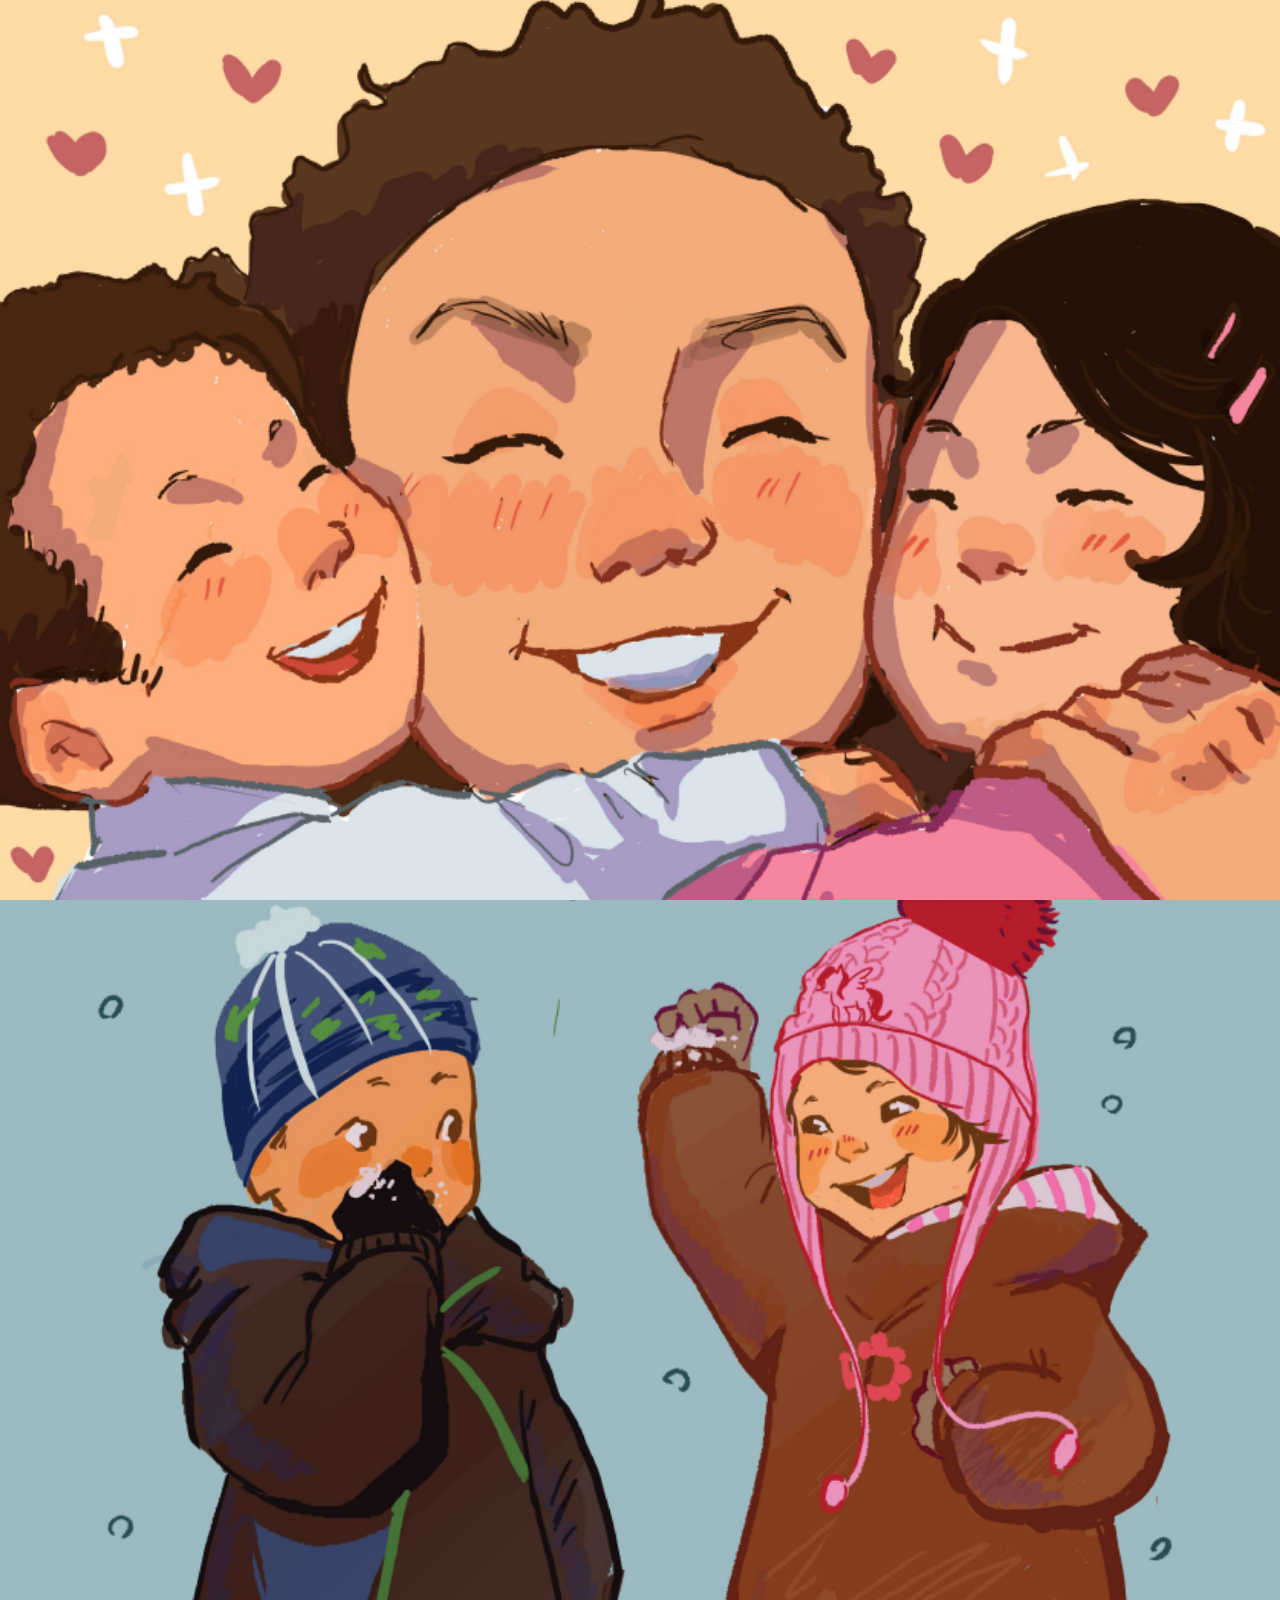
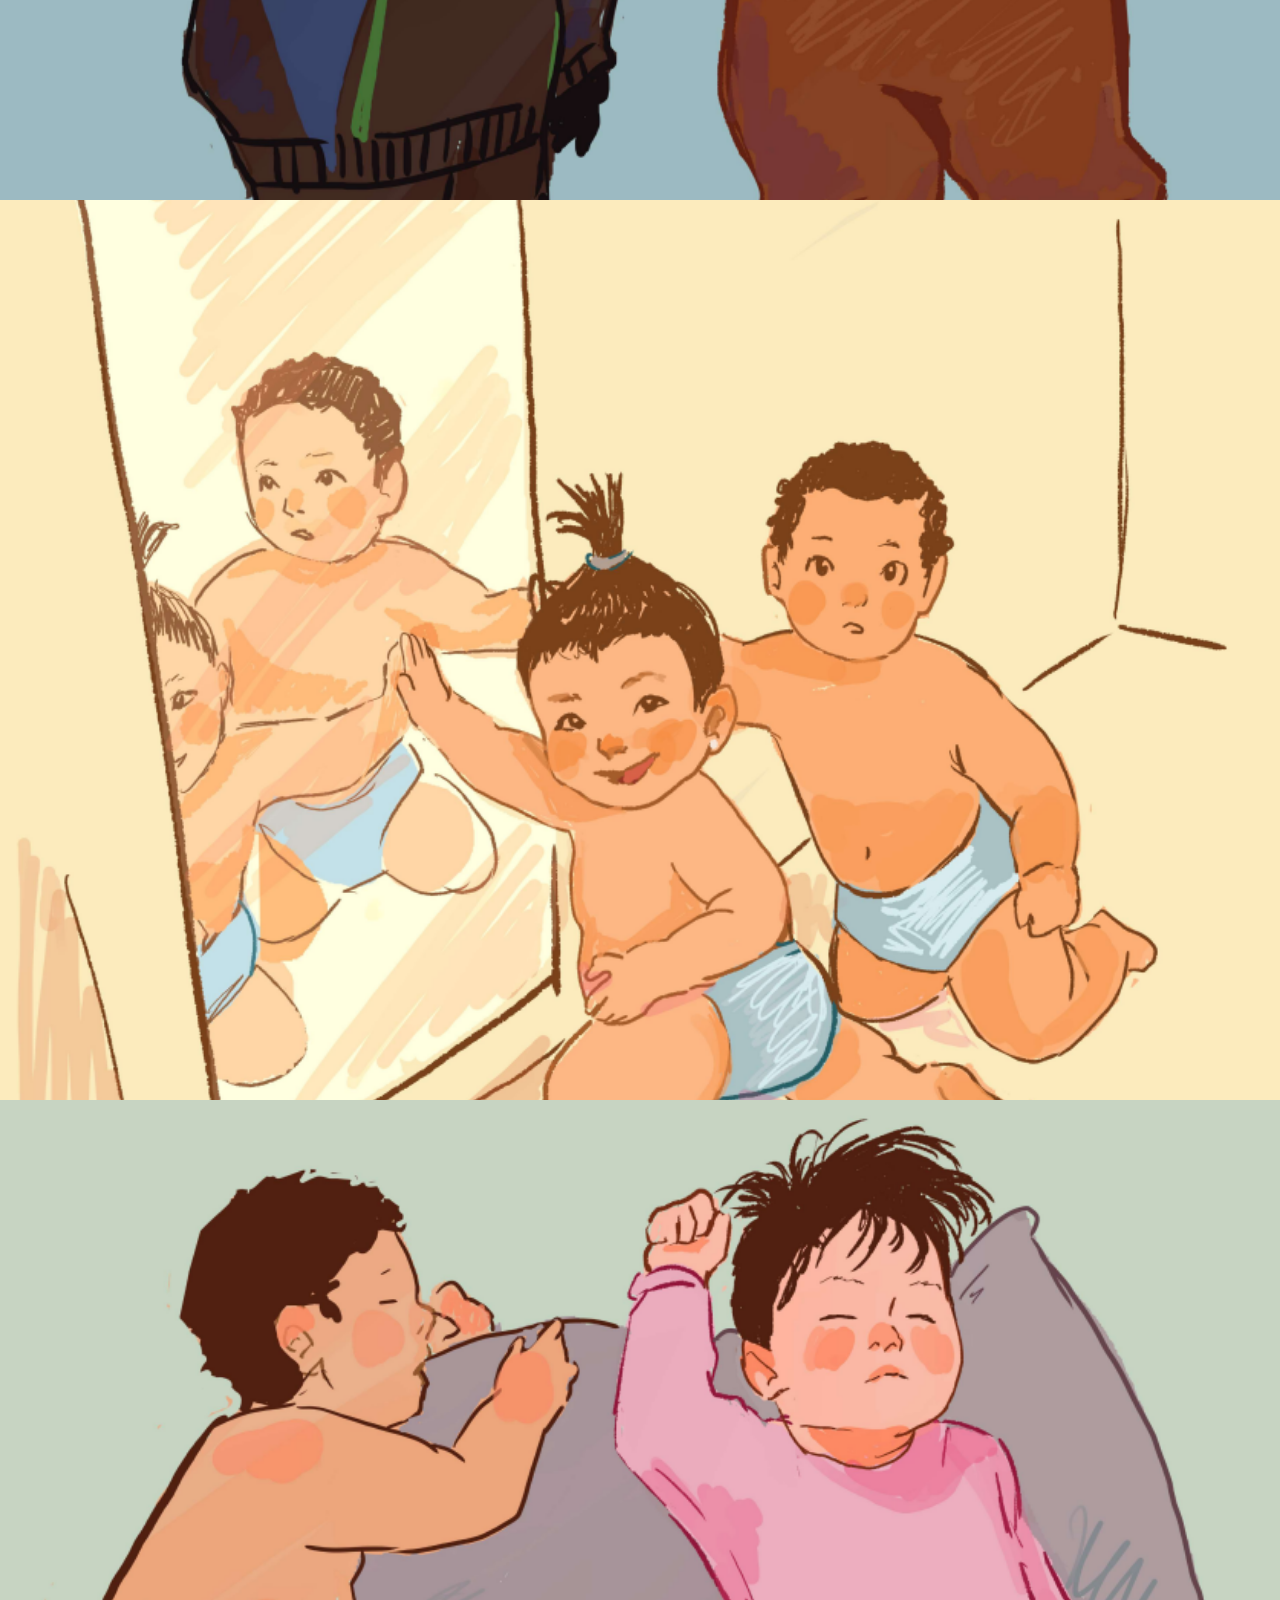
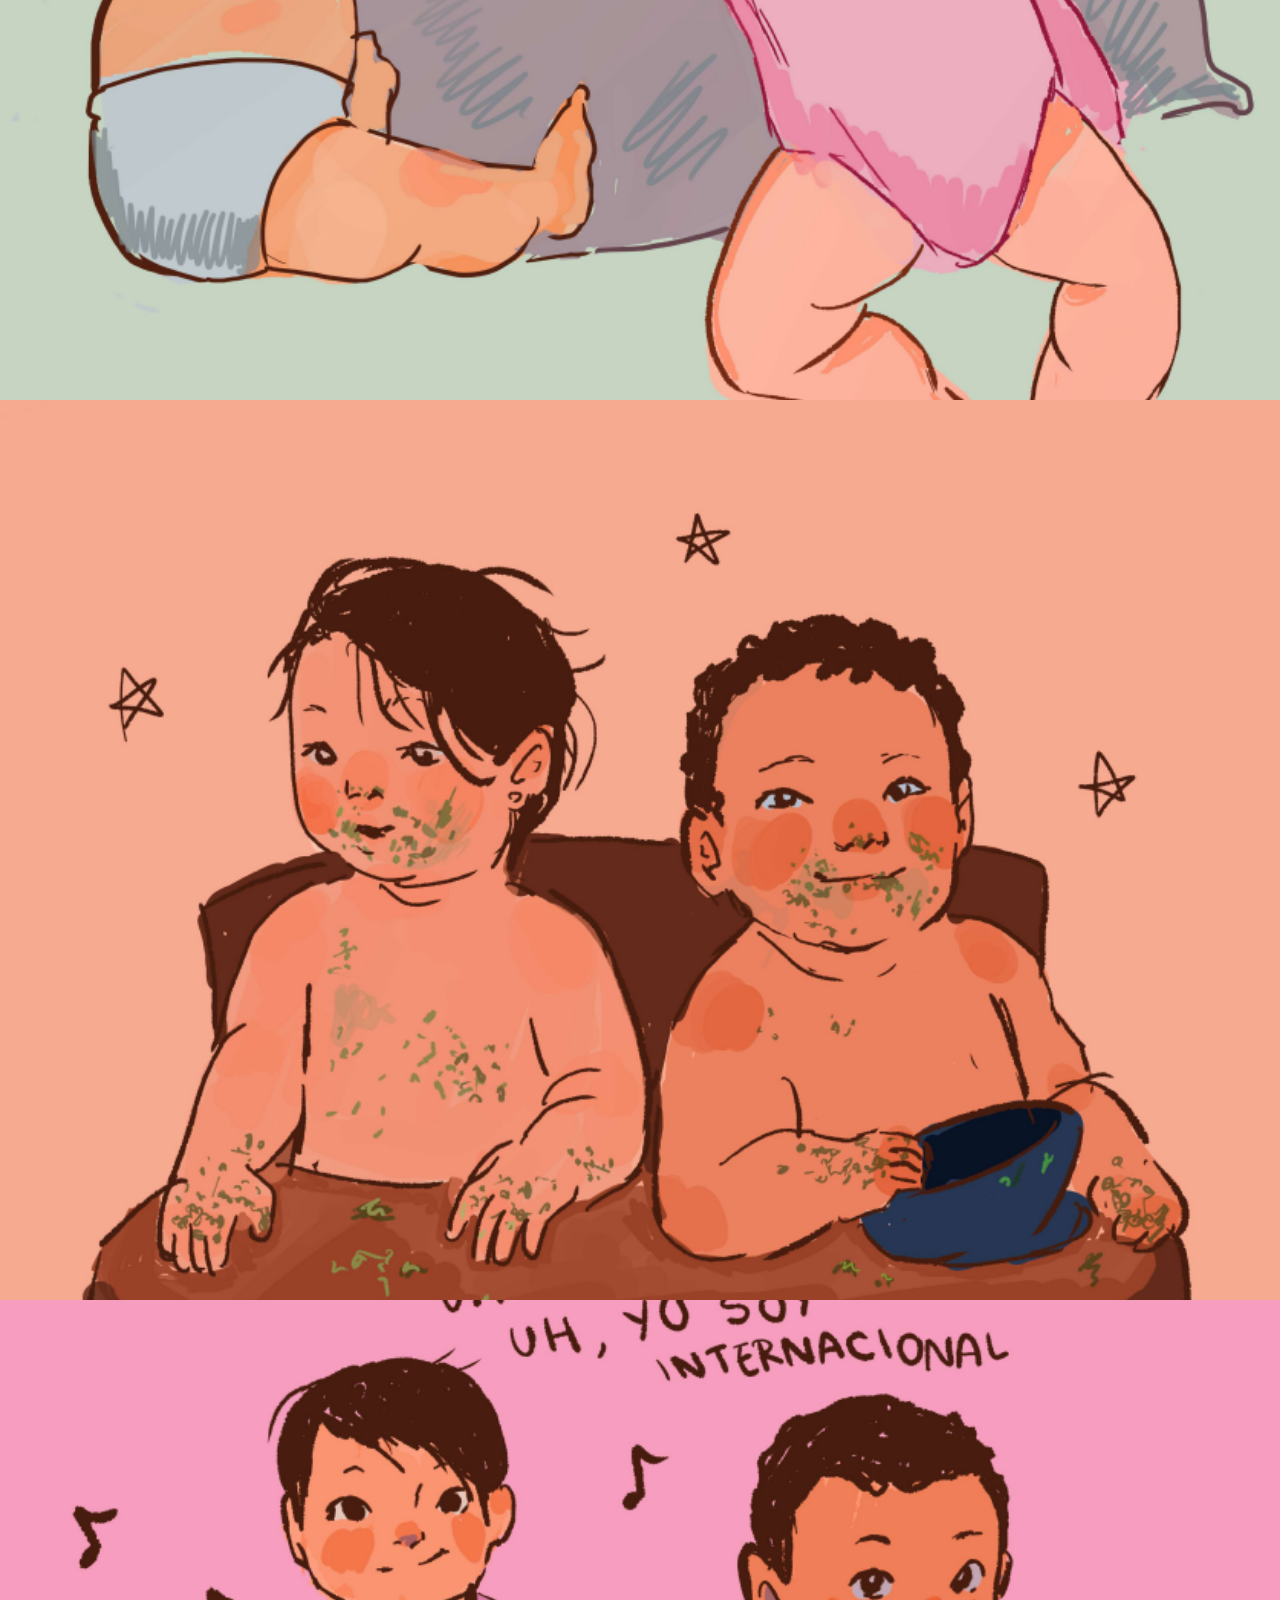
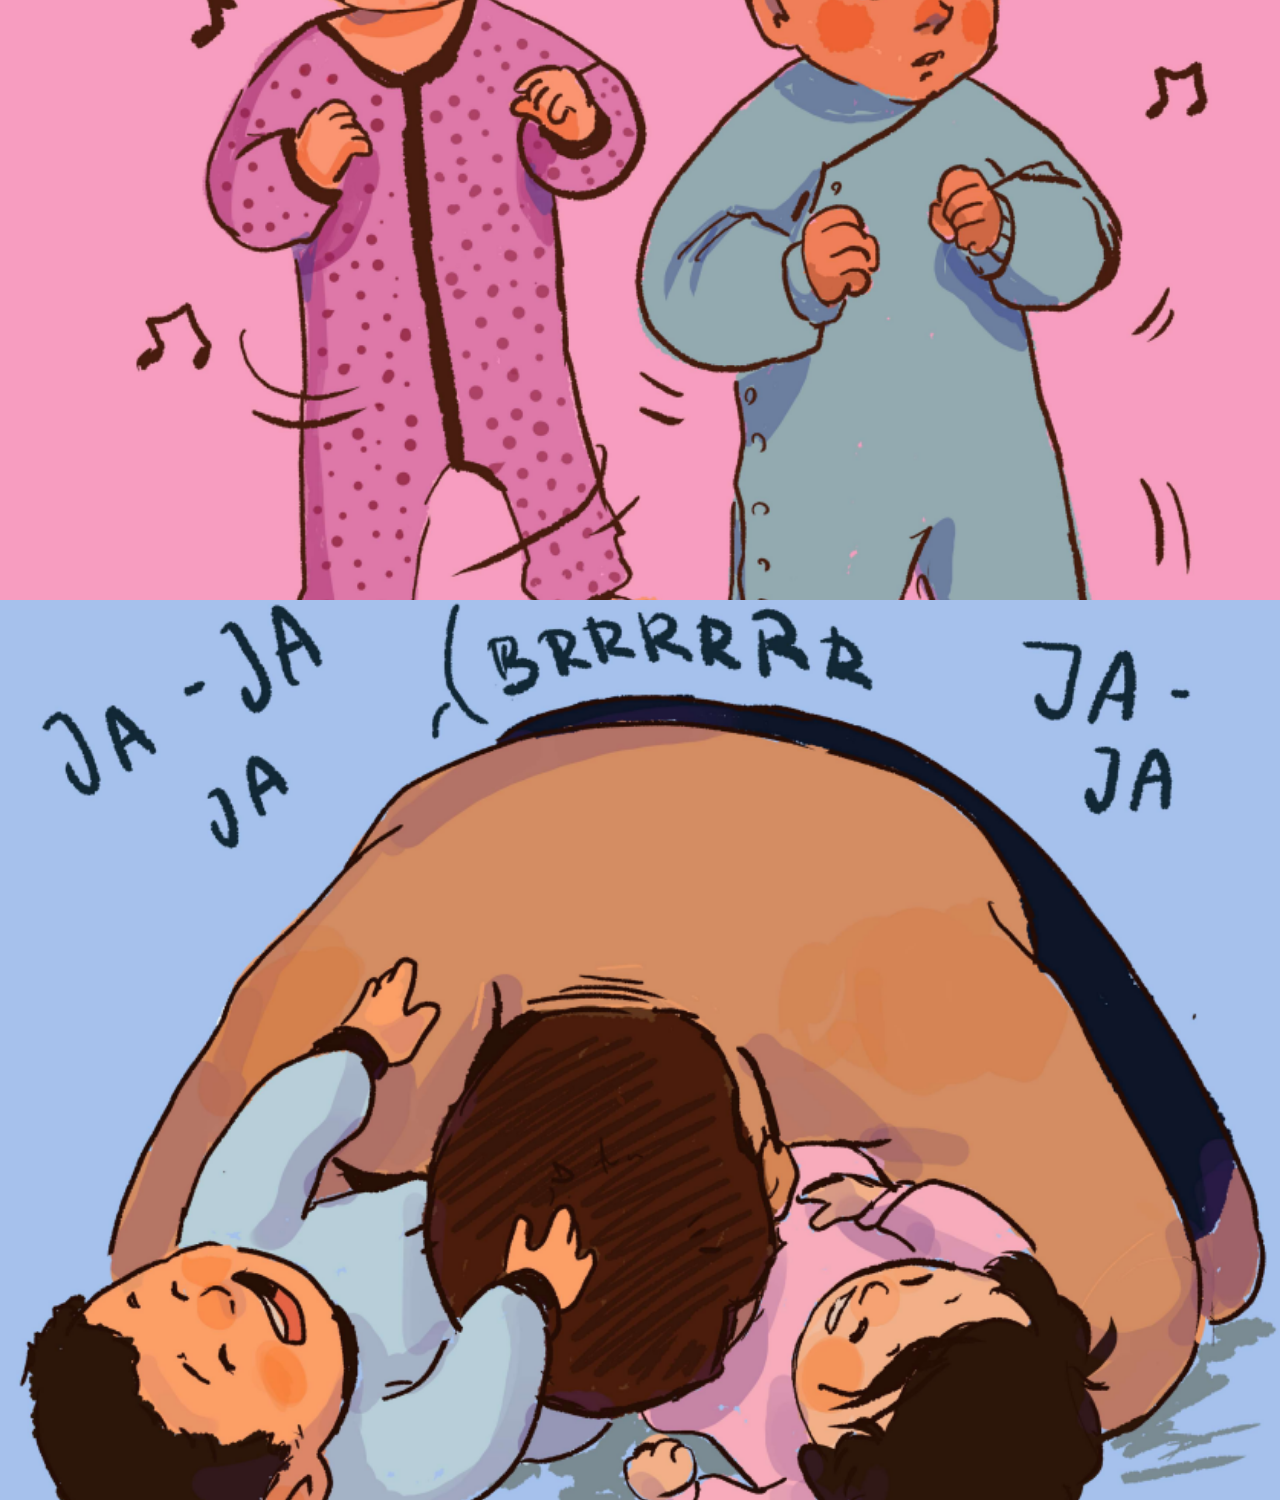
<file: index.html>
<!DOCTYPE html>
<html lang="es">
<head>
    <meta charset="UTF-8">
    <meta name="viewport" content="width=device-width, initial-scale=1.0">
    <title>Regalito</title>
    <link rel="stylesheet" href="style.css">
    <link rel="preconnect" href="https://fonts.googleapis.com">
<link rel="preconnect" href="https://fonts.gstatic.com" crossorigin>
<link href="https://fonts.googleapis.com/css2?family=Cherry+Bomb+One&family=Nunito:ital,wght@0,200..1000;1,200..1000&display=swap" rel="stylesheet">
</head>
<body>
    <container class="contenedor">
        <section class="intro">
            <div class="cosas">
                <h1>Feliz Cumpleaños<br><br> Te amamos</h1>
            </div>
            <img src="/img/Captura de pantalla 2026-11-07 140706.png" alt="">
        </section>
        <section class="dos">
            <div class="cosas">
                <h1 class="corto">Como no sabíamos que regalarte y no nos pudimos decidir, decidimos que tu decidieras... <br><br> Te amamos muchísimo gracias por estar siempre para nosotros. Esperamos que te guste mucho, lo sentimos por hacerte decidir a ti xd</h1>
            </div>
            <img src="/img/Captura de pantalla 2026-11-07 140733.png" alt="">
        </section>
        <section class="tres">
            <div class="cosas">
                <h1 class="contraste">Elije a SOLAS el cupón que más te guste...</h1>
            </div>
            <img src="/img/Captura de pantalla 2026-11-07 140748.png" alt="">
        </section>
        <section class="cuatro">
            <div class="cosas">
                <div class="cupon">
                    <div class="cupon-contenido">    
                        <div class="cupon-texto">
                            <p>Una cita con la</p>
                            <h2>PSICÓLOGA</h2>
                        </div>
    
                        <div class="cupon-detalles">
                            <a href="/canjeado.html">
                                <span class="cupon-fecha">CANJEAR AHORA</span>
                            </a>
                        </div>
    
                    </div>
                </div>
            </div>
            <img src="/img/Captura de pantalla 2026-11-07 140805.png" alt="">
        </section>
        <section class="cinco">
            <div class="cosas">
                <div class="cupon">
                    <div class="cupon-contenido">    
                        <div class="cupon-texto">
                            <p>Para ir de</p>
                            <h2>SHOPPING</h2>
                        </div>
    
                        <div class="cupon-detalles">
                            <a href="/canjeado.html">
                                <span class="cupon-fecha">CANJEAR AHORA</span>
                            </a>
                        </div>
    
                    </div>
                </div>
            </div>
            <img src="/img/Captura de pantalla 2026-11-07 140826.png" alt="">
        </section>
        <section class="seis">
            <div class="cosas">
                <div class="cupon">
                    <div class="cupon-contenido">    
                        <div class="cupon-texto">
                            <p>para una</p>
                            <h2>CENA FAMILIAR</h2>
                        </div>
    
                        <div class="cupon-detalles">
                            <a href="/canjeado.html">
                                <span class="cupon-fecha">CANJEAR AHORA</span>
                            </a>
                        </div>
    
                    </div>
                </div>
            </div>
            <img src="/img/Captura de pantalla 2026-11-07 140848.png" alt="">
        </section>
        <section class="siete">
            <div class="cosas">
                <div class="cupon">
                    <div class="cupon-contenido">    
                        <div class="cupon-texto">
                            <h2>PIJAMAS</h2>
                            <p>navideños para toda la familia</p>
                        </div>
    
                        <div class="cupon-detalles">
                            <a href="/canjeado.html">
                                <span class="cupon-fecha">CANJEAR AHORA</span>
                            </a>
                        </div>
    
                    </div>
                </div>
            </div>
            <img src="/img/Captura de pantalla 2026-11-07 140904.png" alt="">
        </section>

    </container>
</body>
</html>
</file>
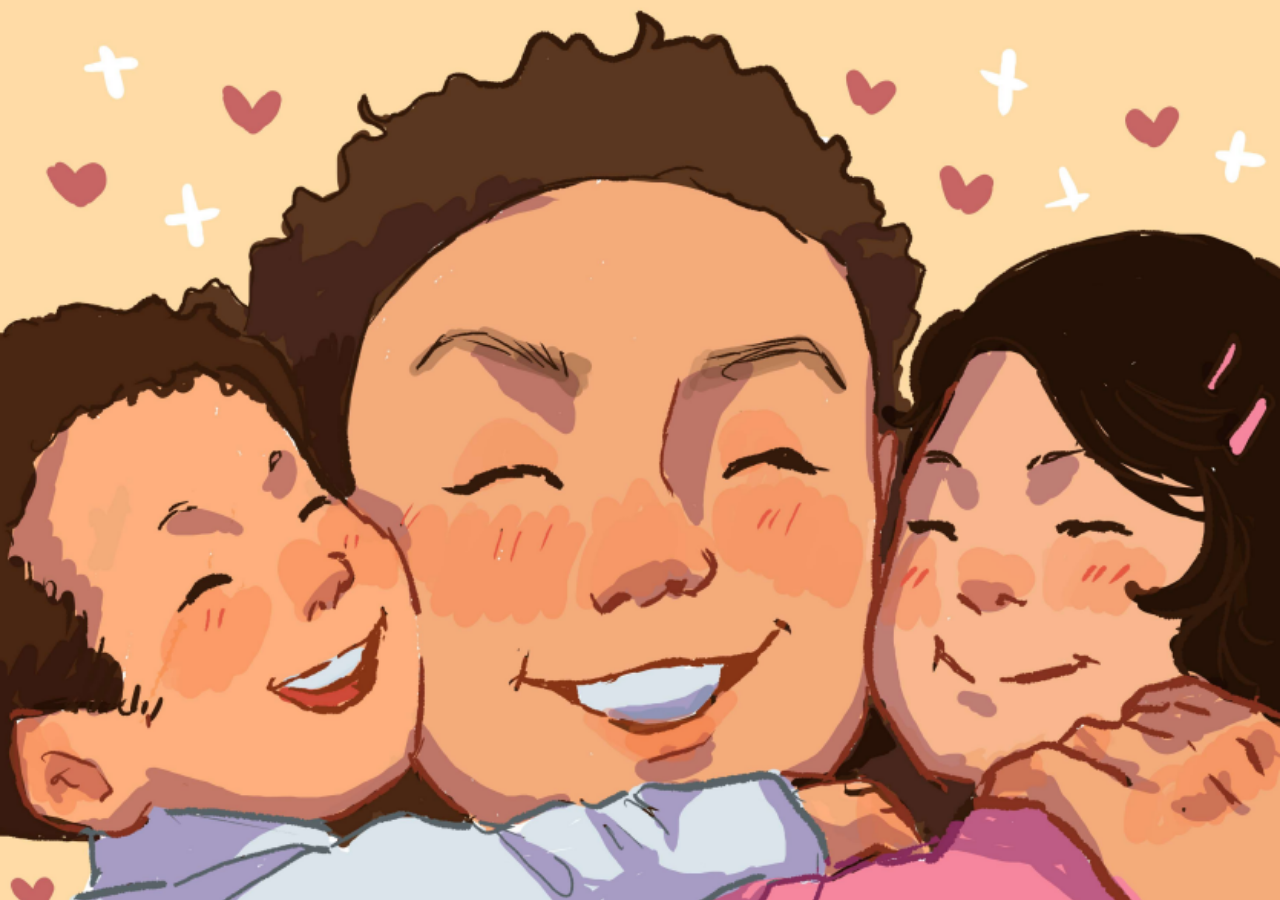
<file: canjeado.html>
<!DOCTYPE html>
<html lang="es">
<head>
    <meta charset="UTF-8">
    <meta name="viewport" content="width=device-width, initial-scale=1.0">
    <title>Regalito</title>
    <link rel="stylesheet" href="style.css">
    <link rel="preconnect" href="https://fonts.googleapis.com">
<link rel="preconnect" href="https://fonts.gstatic.com" crossorigin>
<link href="https://fonts.googleapis.com/css2?family=Cherry+Bomb+One&family=Nunito:ital,wght@0,200..1000;1,200..1000&display=swap" rel="stylesheet">
</head>
<body>
    <container class="contenedor">
        <section class="intro">
            <div class="cosas">
                <h1>¡Cupón Canjeado! <br> <br> Disfruta tu regalo</h1>
                <h1 class="corto">Comunicate con nosotros para coordinar la entrega de tu regalo</h1>
            </div>
            <img src="/img/Captura de pantalla 2026-11-07 140706.png" alt="">
        </section>

    </container>
</body>
</html>
</file>
<file: style.css>
@import url('https://fonts.googleapis.com/css2?family=Cherry+Bomb+One&family=Nunito:ital,wght@0,200..1000;1,200..1000&display=swap');

body{
    padding: 0;
    margin: 0;
    align-items: center;
    justify-content: center;
    height: 100%;
}

h1{
     font-family: "Cherry Bomb One", system-ui;
  font-weight: 400;
  font-style: normal;
  font-size: 38px;
  color: #ffffff;
}

.corto{
    font-size: 20px;
}
.contraste{
    color: #000000;
}

.contenedor{
    padding: 0;
    margin: 0;
    display: flex;
    flex-direction: column;
    text-align: center;
    justify-content: center;
    align-items: center;
}

section{
    padding: 0;
    margin: 0;
    display: flex;
    flex-direction: column;
    text-align: center;
    justify-content: center;
    align-items: center;
    height: 100vh;
    width: 100%;
    overflow: hidden;
}

.intro{
    background-color: #ffdba6;
}
.cosas{
    z-index: 50;
    padding-top: 3rem;
    display: flex;
    flex-direction: column;
    justify-content: center;
    align-items: center;
    text-align: center;
    height: 100vh;
    width: 80%;
}

/* .cupon{
    z-index: 50;
    display: flex;
    flex-direction: row;
    text-align: center;
    height: 150px;
    border-radius: 60px 0 60px 0;
    border-color: #f79dc0;
    margin: 0;
}
.izquierda{
    display: flex;
    align-items: center;
    justify-content: center;
    text-align: center;
    height: 100%;
    width: 40%;
    border-right-style: dashed;
    border-color: #f79dc0;
    border-radius: 60px 0 0px 0;
    background-color: #ffffff;
}

.derecha{
    display: flex;
    align-items: center;
    justify-content: center;
    text-align: center;
    height: 100%;
    background-color: #ffffff;
    width: 100%;border-radius: 0px 0 60px 0;
}
.canjear{
    width: 100%;
} */

img{
    position: static;
    z-index: 0;
    bottom: 0;
    width: 100%;
}

.dos{
    background-color: #9cbac2;
}
.tres{
    background-color: #fcebbd;
}
.cuatro{
    background-color: #c7d4c2;
}
.cinco{
    background-color: #f6aa90;
}
.seis{
    background-color: #f79dc0;
}
.siete{
    background-color: #a6c1ec;
}




.cupon {
    width: 100%;
    height: 200px;
    background: #4fa1ff;
    padding: 10px;
    border-radius: 20px;
    box-sizing: border-box;
    font-family: Arial, sans-serif;
}

.cupon-contenido {
    width: 100%;
    height: 100%;
    background: white;
    border-radius: 20px;
    display: flex;
    align-items: center;
    position: relative;
    overflow: hidden;
    gap: 2rem;
}

/* Muescas del cupón */
.cupon-contenido::before,
.cupon-contenido::after {
    content: "";
    position: absolute;
    width: 23px;
    height: 23px;
    background: #4fa1ff;
    border-radius: 50%;
    z-index: 2;
}

.cupon-contenido::before {
    left: -9px;
    top: 50%;
    transform: translateY(-50%);
}

.cupon-contenido::after {
    right: -9px;
    top: 50%;
    transform: translateY(-50%);
}

/* Texto central */
.cupon-texto {
    width: 50%;
    text-align: center;
    padding: 0 5px 0 30px;
}

.cupon-subtitulo {
    font-size: 26px;
    font-weight: bold;
}

.cupon-texto h2 {
    font-size: 27px;
    margin: 0;
    margin-top: 10px;
    color: #4fa1ff;
    padding-bottom: 5px;
}

.cupon-texto p {
    font-size: 18px;
    font-weight: bold;
    margin: 0px 0 10px 0;
    padding-bottom: 5px;
}

/* Detalles laterales */
.cupon-detalles {
    width: 100px;
    height: 100%;
    border-left: 4px dashed #4fa1ff;
    display: flex;
    align-items: center;
    justify-content: space-evenly;
}

.cupon-detalles span {
    writing-mode: vertical-rl;
    transform: rotate(180deg);
    font-weight: bold;
}

.cupon-fecha {
    background: #4fa1ff;
    color: white;
    padding: 7px 4px;
}
</file>
